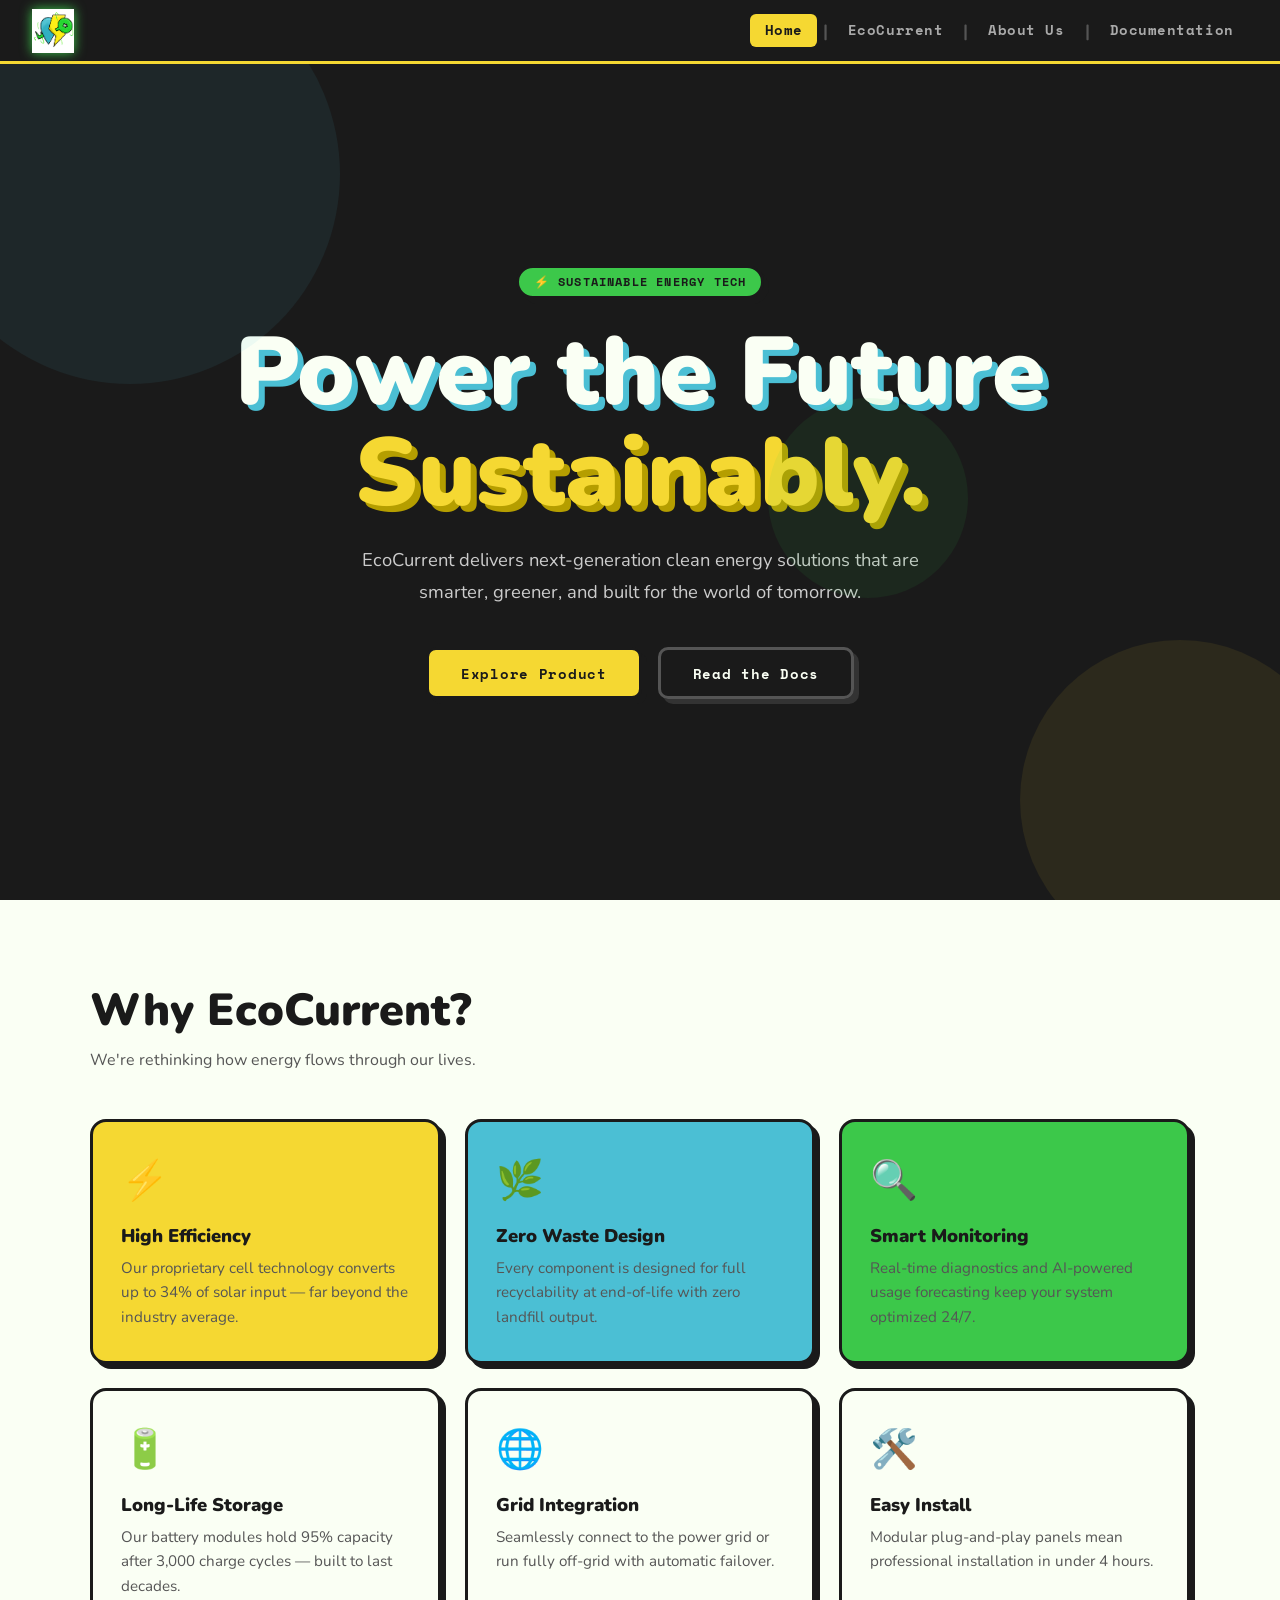
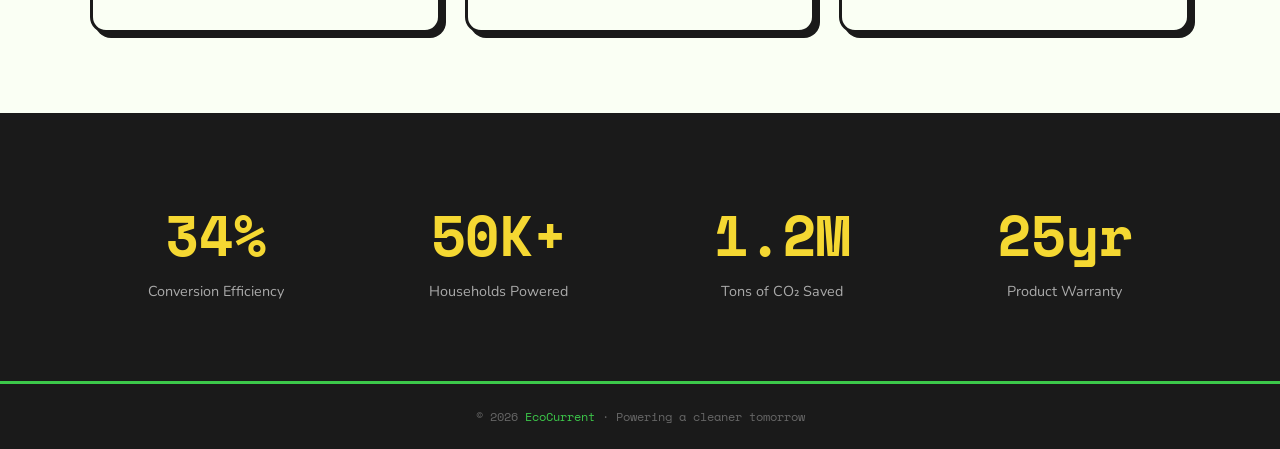
<file: index(1).html>
<!DOCTYPE html>
<html lang="en">
<head>
  <meta charset="UTF-8" />
  <meta name="viewport" content="width=device-width, initial-scale=1.0"/>
  <title>EcoCurrent – Home</title>
  <link rel="icon" type="image/png" href="logo.png"/>
  <link href="https://fonts.googleapis.com/css2?family=Nunito:wght@400;700;900&family=Space+Mono:wght@400;700&display=swap" rel="stylesheet"/>
  <style>
    :root {
      --teal: #4BBFD4;
      --yellow: #F5D832;
      --green: #3CC84A;
      --dark: #1a1a1a;
      --white: #FAFFF4;
      --outline: 3px solid var(--dark);
      --shadow: 5px 5px 0px var(--dark);
    }
    *, *::before, *::after { box-sizing: border-box; margin: 0; padding: 0; }
    body {
      background-color: var(--white);
      font-family: 'Nunito', sans-serif;
      color: var(--dark);
      overflow-x: hidden;
    }

    /* ── NAV ── */
    nav {
      background: var(--dark);
      display: flex;
      align-items: center;
      justify-content: space-between;
      padding: 0 2rem;
      height: 64px;
      border-bottom: 3px solid var(--yellow);
      position: sticky; top: 0; z-index: 100;
    }
    .nav-logo {
      display: flex; align-items: center; gap: .6rem;
      text-decoration: none;
    }
    .nav-logo img { height: 44px; filter: drop-shadow(0 0 6px var(--green)); }
    .nav-links {
      display: flex; align-items: center; gap: .25rem;
      list-style: none;
    }
    .nav-links li a {
      font-family: 'Space Mono', monospace;
      font-weight: 700;
      font-size: .85rem;
      letter-spacing: .04em;
      text-decoration: none;
      color: #aaa;
      padding: .4rem .9rem;
      border-radius: 6px;
      transition: color .15s, background .15s;
    }
    .nav-links li a:hover,
    .nav-links li a.active { color: var(--dark); background: var(--yellow); }
    .nav-sep { color: #555; font-weight: 700; font-size: 1.1rem; user-select: none; padding: 0 .1rem; }

    /* ── HERO ── */
    .hero {
      min-height: calc(100vh - 64px);
      display: flex; flex-direction: column;
      align-items: center; justify-content: center;
      text-align: center;
      padding: 4rem 2rem;
      position: relative;
      background: var(--dark);
      overflow: hidden;
    }
    .hero-bg-circles {
      position: absolute; inset: 0; pointer-events: none;
    }
    .hero-bg-circles span {
      position: absolute; border-radius: 50%;
      opacity: .08;
    }
    .hero-bg-circles span:nth-child(1){ width:420px;height:420px;background:var(--teal);top:-100px;left:-80px; }
    .hero-bg-circles span:nth-child(2){ width:320px;height:320px;background:var(--yellow);bottom:-60px;right:-60px; }
    .hero-bg-circles span:nth-child(3){ width:200px;height:200px;background:var(--green);top:40%;left:60%; }

    .hero-badge {
      display: inline-block;
      background: var(--green);
      color: var(--dark);
      font-family: 'Space Mono', monospace;
      font-weight: 700;
      font-size: .75rem;
      letter-spacing: .1em;
      text-transform: uppercase;
      padding: .35rem .9rem;
      border-radius: 100px;
      border: var(--outline);
      box-shadow: var(--shadow);
      margin-bottom: 1.5rem;
      animation: floatBadge 3s ease-in-out infinite;
    }
    @keyframes floatBadge {
      0%,100%{transform:translateY(0)} 50%{transform:translateY(-6px)}
    }

    .hero h1 {
      font-family: 'Nunito', sans-serif;
      font-weight: 900;
      font-size: clamp(3rem, 8vw, 6rem);
      line-height: 1.05;
      color: var(--white);
      text-shadow: 6px 6px 0 var(--teal);
      margin-bottom: 1.25rem;
    }
    .hero h1 span { color: var(--yellow); text-shadow: 6px 6px 0 #b59e00; }
    .hero p {
      max-width: 560px;
      font-size: 1.15rem;
      color: #ccc;
      line-height: 1.7;
      margin-bottom: 2.5rem;
    }
    .btn {
      display: inline-block;
      font-family: 'Space Mono', monospace;
      font-weight: 700;
      font-size: .9rem;
      letter-spacing: .05em;
      text-decoration: none;
      padding: .8rem 2rem;
      border-radius: 10px;
      border: var(--outline);
      box-shadow: var(--shadow);
      transition: transform .12s, box-shadow .12s;
      cursor: pointer;
    }
    .btn:hover { transform: translate(-3px,-3px); box-shadow: 8px 8px 0 var(--dark); }
    .btn:active { transform: translate(2px,2px); box-shadow: 2px 2px 0 var(--dark); }
    .btn-primary { background: var(--yellow); color: var(--dark); }
    .btn-secondary { background: var(--teal); color: var(--dark); }
    .btn-outline { background: transparent; color: var(--white); border-color: #555; box-shadow: 5px 5px 0 #333; }
    .btn-outline:hover { background: rgba(255,255,255,.05); box-shadow: 8px 8px 0 #333; }

    .hero-cta { display: flex; gap: 1rem; flex-wrap: wrap; justify-content: center; }

    /* ── FEATURES ── */
    .section { padding: 5rem 2rem; }
    .section-inner { max-width: 1100px; margin: 0 auto; }
    .section-title {
      font-weight: 900;
      font-size: clamp(1.8rem, 4vw, 2.8rem);
      margin-bottom: .5rem;
    }
    .section-sub { color: #555; font-size: 1rem; margin-bottom: 3rem; }

    .features-grid {
      display: grid;
      grid-template-columns: repeat(auto-fit, minmax(260px, 1fr));
      gap: 1.5rem;
    }
    .card {
      background: var(--white);
      border: var(--outline);
      border-radius: 16px;
      box-shadow: var(--shadow);
      padding: 2rem 1.75rem;
      transition: transform .15s, box-shadow .15s;
    }
    .card:hover { transform: translate(-3px,-3px); box-shadow: 8px 8px 0 var(--dark); }
    .card-icon {
      font-size: 2.4rem;
      margin-bottom: 1rem;
      display: inline-block;
    }
    .card h3 { font-weight: 900; font-size: 1.15rem; margin-bottom: .5rem; }
    .card p { color: #555; font-size: .95rem; line-height: 1.6; }
    .card.yellow { background: var(--yellow); }
    .card.teal { background: var(--teal); }
    .card.green { background: var(--green); }

    /* ── STATS ── */
    .stats { background: var(--dark); color: var(--white); }
    .stats-grid {
      display: grid; grid-template-columns: repeat(auto-fit, minmax(180px,1fr));
      gap: 2rem; text-align: center;
    }
    .stat-num {
      font-family: 'Space Mono', monospace;
      font-weight: 700;
      font-size: clamp(2.5rem,5vw,3.5rem);
      color: var(--yellow);
    }
    .stat-label { font-size: .9rem; color: #aaa; margin-top: .3rem; }

    /* ── FOOTER ── */
    footer {
      background: var(--dark);
      border-top: 3px solid var(--green);
      color: #666;
      text-align: center;
      font-family: 'Space Mono', monospace;
      font-size: .75rem;
      padding: 1.5rem;
    }
    footer span { color: var(--green); }
  </style>
</head>
<body>

  <nav>
    <a class="nav-logo" href="index.html">
      <img src="logo.png" alt="EcoCurrent Logo"/>
    </a>
    <ul class="nav-links">
      <li><a href="index.html" class="active">Home</a></li>
      <li class="nav-sep">|</li>
      <li><a href="product.html">EcoCurrent</a></li>
      <li class="nav-sep">|</li>
      <li><a href="aboutus.html">About Us</a></li>
      <li class="nav-sep">|</li>
      <li><a href="documentation.html">Documentation</a></li>
    </ul>
  </nav>

  <!-- HERO -->
  <section class="hero">
    <div class="hero-bg-circles">
      <span></span><span></span><span></span>
    </div>
    <div class="hero-badge">⚡ Sustainable Energy Tech</div>
    <h1>Power the Future<br/><span>Sustainably.</span></h1>
    <p>EcoCurrent delivers next-generation clean energy solutions that are smarter, greener, and built for the world of tomorrow.</p>
    <div class="hero-cta">
      <a href="product.html" class="btn btn-primary">Explore Product</a>
      <a href="documentation.html" class="btn btn-outline">Read the Docs</a>
    </div>
  </section>

  <!-- FEATURES -->
  <section class="section">
    <div class="section-inner">
      <h2 class="section-title">Why EcoCurrent?</h2>
      <p class="section-sub">We're rethinking how energy flows through our lives.</p>
      <div class="features-grid">
        <div class="card yellow">
          <span class="card-icon">⚡</span>
          <h3>High Efficiency</h3>
          <p>Our proprietary cell technology converts up to 34% of solar input — far beyond the industry average.</p>
        </div>
        <div class="card teal">
          <span class="card-icon">🌿</span>
          <h3>Zero Waste Design</h3>
          <p>Every component is designed for full recyclability at end-of-life with zero landfill output.</p>
        </div>
        <div class="card green">
          <span class="card-icon">🔍</span>
          <h3>Smart Monitoring</h3>
          <p>Real-time diagnostics and AI-powered usage forecasting keep your system optimized 24/7.</p>
        </div>
        <div class="card">
          <span class="card-icon">🔋</span>
          <h3>Long-Life Storage</h3>
          <p>Our battery modules hold 95% capacity after 3,000 charge cycles — built to last decades.</p>
        </div>
        <div class="card">
          <span class="card-icon">🌐</span>
          <h3>Grid Integration</h3>
          <p>Seamlessly connect to the power grid or run fully off-grid with automatic failover.</p>
        </div>
        <div class="card">
          <span class="card-icon">🛠️</span>
          <h3>Easy Install</h3>
          <p>Modular plug-and-play panels mean professional installation in under 4 hours.</p>
        </div>
      </div>
    </div>
  </section>

  <!-- STATS -->
  <section class="section stats">
    <div class="section-inner">
      <div class="stats-grid">
        <div>
          <div class="stat-num">34%</div>
          <div class="stat-label">Conversion Efficiency</div>
        </div>
        <div>
          <div class="stat-num">50K+</div>
          <div class="stat-label">Households Powered</div>
        </div>
        <div>
          <div class="stat-num">1.2M</div>
          <div class="stat-label">Tons of CO₂ Saved</div>
        </div>
        <div>
          <div class="stat-num">25yr</div>
          <div class="stat-label">Product Warranty</div>
        </div>
      </div>
    </div>
  </section>

  <footer>
    <p>© 2026 <span>EcoCurrent</span> · Powering a cleaner tomorrow</p>
  </footer>

</body>
</html>
</file>
